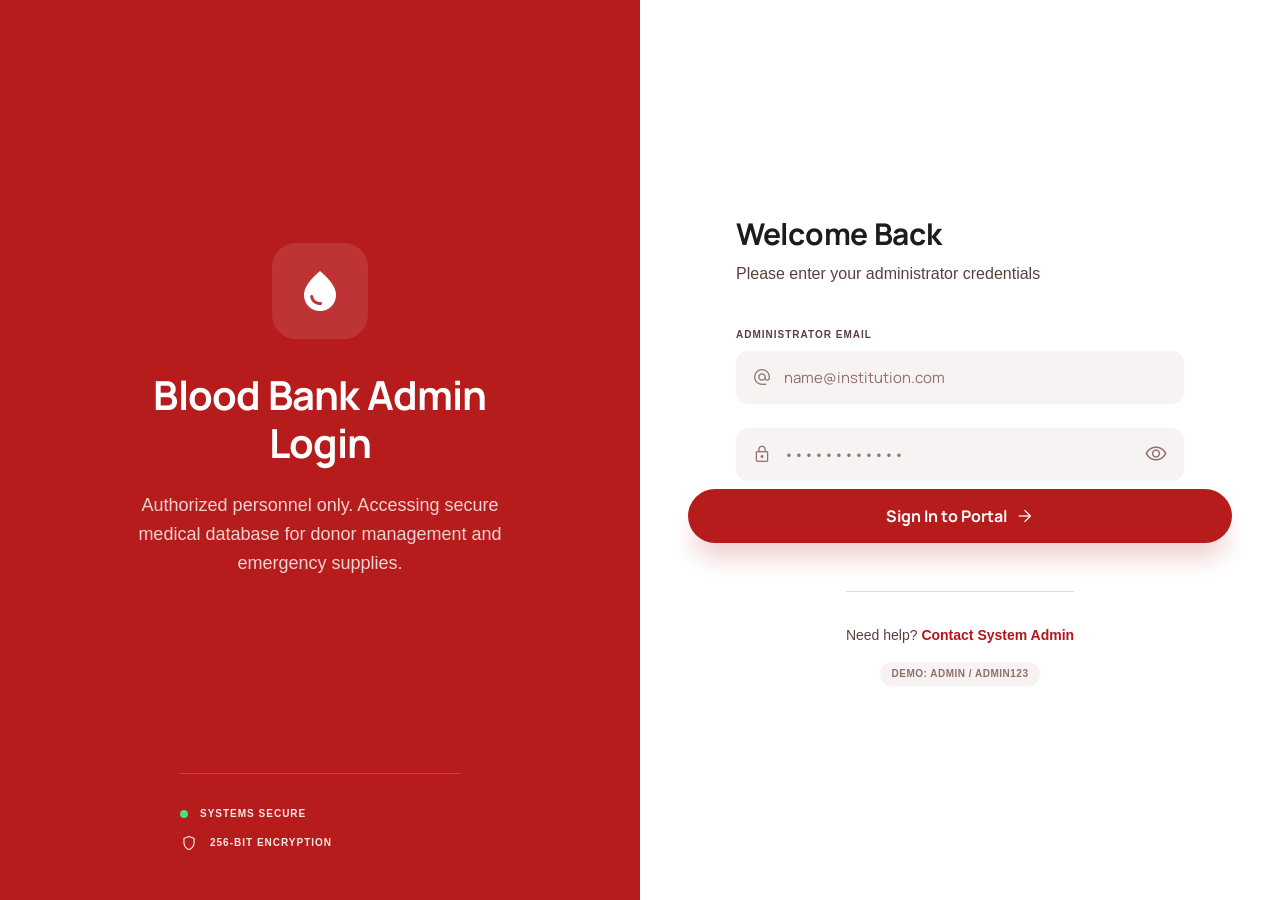
<file: index.html>
<!DOCTYPE html>
<html lang="en">
<head>
  <meta charset="utf-8"/>
  <meta content="width=device-width, initial-scale=1.0" name="viewport"/>
  <title>Admin Login | HEMOGLOBIN</title>
  <link href="https://fonts.googleapis.com/css2?family=Manrope:wght@400;500;600;700;800&display=swap" rel="stylesheet"/>
  <link href="https://fonts.googleapis.com/css2?family=Material+Symbols+Outlined:wght,FILL@100..700,0..1&display=swap" rel="stylesheet"/>
  <link href="style.css" rel="stylesheet"/>
</head>
<body>

<main class="login-split">

  <!-- Left Side: Dark Red Brand Panel -->
  <div class="login-panel-left">
    <div class="login-panel-left-inner">

      <!-- Icon -->
      <div class="login-icon-wrap">
        <span class="material-symbols-outlined">water_drop</span>
      </div>

      <h1>Blood Bank Admin Login</h1>
      <p>Authorized personnel only. Accessing secure medical database for donor management and emergency supplies.</p>

    </div>

    <!-- Security Info -->
    <div class="login-security-info">
      <div class="login-security-row">
        <span class="login-status-dot"></span>
        <span class="login-security-label">Systems Secure</span>
      </div>
      <div class="login-security-row">
        <span class="material-symbols-outlined">shield</span>
        <span class="login-security-label">256-Bit Encryption</span>
      </div>
    </div>
  </div>

  <!-- Right Side: Login Form -->
  <div class="login-panel-right">
    <div class="login-form-wrap">

      <div class="login-heading">
        <h2>Welcome Back</h2>
        <p>Please enter your administrator credentials</p>
      </div>

      <form class="login-form"  onsubmit="handleSubmit(event)">

        <!-- Administrator Email -->
        <div class="login-field">
          <label class="login-label" for="email">Administrator Email</label>
          <div class="login-input-wrap">
            <span class="material-symbols-outlined input-icon">alternate_email</span>
            <input class="login-input" id="email" placeholder="name@institution.com" name="email" type="email" required autocomplete="email"/>
          </div>
        </div>

        <!-- Secure Password -->
        <!-- <div class="login-field">
          <div class="login-label-row">
            <label class="login-label" for="password">Secure Password</label>
            <a class="login-forgot" href="#">Forgot?</a>
          </div> -->
          <div class="login-input-wrap">
            <span class="material-symbols-outlined input-icon">lock</span>
            <input class="login-input" id="password" placeholder="••••••••••••" name="password" type="password" required autocomplete="new-password"/>
            <button class="login-toggle-vis" type="button">
              <span class="material-symbols-outlined">visibility</span>
            </button>
          </div>
        </div>

        <!-- Submit -->
        <button class="login-submit" type="submit">
          <span>Sign In to Portal</span>
          <span class="material-symbols-outlined">arrow_forward</span>
        </button>

      </form>

      <div class="login-footer">
        <p>Need help? <a href="#">Contact System Admin</a></p>
        <span class="login-demo-hint">Demo: admin / admin123</span>
      </div>

    </div>
  </div>

</main>

<script>
  const email = "demobloodbank@email.com"
  const password = "demopassword123"

  function handleSubmit(e) {
    e.preventDefault()

    const inputEmail = e.target.email.value;
    const inputPassword = e.target.password.value;

    if(email == inputEmail && password == inputPassword) {
      window.location.href = "dashboard.html"
    } else {
      alert("Invalid Credentials")
    }

    e.target.email.value = "";
    e.target.password.value = "";
    
  }
</script>

</body>
</html>
</file>
<file: style.css>
/* =========================================================
   CSS Variables (Design Tokens)
   ========================================================= */
:root {
  /* Brand Colors */
  --primary: #b7131a;
  --secondary: #b51a1b;
  --tertiary: #006578;
  --error: #ba1a1a;

  /* Surface Colors */
  --background: #fcf9f8;
  --surface: #fcf9f8;
  --surface-bright: #fcf9f8;
  --surface-dim: #dcd9d9;
  --surface-variant: #e5e2e1;
  --surface-container: #f0eded;
  --surface-container-low: #f6f3f2;
  --surface-container-high: #eae7e7;
  --surface-container-highest: #e5e2e1;
  --surface-container-lowest: #ffffff;
  --inverse-surface: #303030;

  /* On-Colors */
  --on-background: #1b1c1c;
  --on-surface: #1b1c1c;
  --on-surface-variant: #5b403d;
  --on-primary: #ffffff;
  --on-secondary: #ffffff;
  --on-tertiary: #ffffff;
  --on-error: #ffffff;
  --inverse-on-surface: #f3f0ef;
  --on-primary-container: #fffbff;
  --on-secondary-container: #fffbff;
  --on-tertiary-container: #f9fdff;
  --on-primary-fixed: #410002;
  --on-primary-fixed-variant: #93000d;
  --on-secondary-fixed: #410002;
  --on-secondary-fixed-variant: #93000b;
  --on-tertiary-fixed: #001f27;
  --on-tertiary-fixed-variant: #004e5d;
  --on-error-container: #93000a;

  /* Container Colors */
  --primary-container: #db322f;
  --secondary-container: #d93630;
  --tertiary-container: #008097;
  --error-container: #ffdad6;

  /* Fixed Colors */
  --primary-fixed: #ffdad6;
  --primary-fixed-dim: #ffb4ac;
  --secondary-fixed: #ffdad6;
  --secondary-fixed-dim: #ffb4ab;
  --tertiary-fixed: #afecff;
  --tertiary-fixed-dim: #72d4ef;
  --inverse-primary: #ffb4ac;

  /* Outline */
  --outline: #906f6c;
  --outline-variant: #e4beb9;

  /* Surface Tint */
  --surface-tint: #bb171c;

  /* Spacing */
  --spacing-base: 4px;
  --spacing-xs: 8px;
  --spacing-sm: 16px;
  --spacing-md: 24px;
  --spacing-lg: 40px;
  --spacing-xl: 64px;
  --spacing-margin: 32px;
  --spacing-gutter: 24px;

  /* Border Radius */
  --radius: 0.25rem;
  --radius-lg: 0.5rem;
  --radius-xl: 0.75rem;
  --radius-full: 9999px;
}

/* =========================================================
   Reset & Base
   ========================================================= */
*, *::before, *::after {
  box-sizing: border-box;
  margin: 0;
  padding: 0;
}

html {
  font-size: 16px;
}

body {
  background-color: var(--background);
  color: var(--on-background);
  font-family: 'Inter', sans-serif;
  font-size: 16px;
  line-height: 1.6;
  font-weight: 400;
  min-height: 100vh;

}

body::-webkit-scrollbar{
    display: none;
}

a {
  text-decoration: none;
  color: inherit;
}

/* =========================================================
   Typography
   ========================================================= */
.font-h1, h1 {
  font-family: 'Manrope', sans-serif;
  font-size: 40px;
  line-height: 1.2;
  letter-spacing: -0.02em;
  font-weight: 700;
}

.font-h2, h2 {
  font-family: 'Manrope', sans-serif;
  font-size: 32px;
  line-height: 1.3;
  letter-spacing: -0.01em;
  font-weight: 600;
}

.font-h3, h3 {
  font-family: 'Manrope', sans-serif;
  font-size: 24px;
  line-height: 1.4;
  font-weight: 600;
}

.text-lg {
  font-size: 18px;
}

.font-label-caps {
  font-family: 'Inter', sans-serif;
  font-size: 12px;
  line-height: 1;
  letter-spacing: 0.05em;
  font-weight: 700;
  text-transform: uppercase;
}

.text-body-sm {
  font-size: 14px;
  line-height: 1.5;
  font-weight: 400;
}

.text-body-md {
  font-size: 16px;
  line-height: 1.6;
  font-weight: 400;
}

.text-body-lg {
  font-size: 18px;
  line-height: 1.6;
  font-weight: 400;
}

.font-button {
  font-family: 'Inter', sans-serif;
  font-size: 15px;
  line-height: 1;
  font-weight: 600;
}

.font-manrope {
  font-family: 'Manrope', sans-serif;
}

.text-h2 {
  font-size: 32px;
  line-height: 1.3;
  letter-spacing: -0.01em;
}

/* =========================================================
   Color Utility Classes
   ========================================================= */
.text-primary { color: var(--primary); }
.text-secondary { color: var(--secondary); }
.text-tertiary { color: var(--tertiary); }
.text-on-surface { color: var(--on-surface); }
.text-on-surface-variant { color: var(--on-surface-variant); }
.text-white { color: #ffffff; }

/* =========================================================
   Glass Card Component
   ========================================================= */
.glass-card {
  background: rgba(255, 255, 255, 0.85);
  backdrop-filter: blur(16px);
  border: 1px solid rgba(255, 255, 255, 0.5);
  box-shadow: 0 8px 32px 0 rgba(183, 28, 28, 0.05);
}

/* =========================================================
   Material Symbols
   ========================================================= */
.material-symbols-outlined {
  font-variation-settings: "FILL" 0, "wght" 300, "GRAD" 0, "opsz" 24;
}

.active-pill {
  font-variation-settings: "FILL" 1;
}

/* =========================================================
   Sidebar
   ========================================================= */
.sidebar {
  position: fixed;
  left: 0;
  top: 0;
  height: 100%;
  width: 280px;
  background-color: #0f172a; /* slate-900 */
  border-right: 1px solid #1e293b; /* slate-800 */
  box-shadow: 0 25px 50px -12px rgba(127, 29, 29, 0.1);
  display: flex;
  flex-direction: column;
  padding: 24px 0;
  z-index: 40;
}

.sidebar-brand {
  padding: 0 32px;
  margin-bottom: 40px;
}

.sidebar-brand h1 span{
  font-family: 'Manrope', sans-serif;
  font-size: 35px;
  font-weight: 900;
  color: #ffffff;
  letter-spacing: -0.009em;
}

#drop{
  color: #b7131a;
}

.sidebar-admin {
  display: flex;
  align-items: center;
  gap: 12px;
  margin-top: 16px;
}

.sidebar-admin-avatar {
  width: 40px;
  height: 40px;
  border-radius: var(--radius-full);
  background-color: #1e293b; /* slate-800 */
  border: 1px solid #334155; /* slate-700 */
  display: flex;
  align-items: center;
  justify-content: center;
  flex-shrink: 0;
}

.sidebar-admin-avatar .material-symbols-outlined {
  color: #ef4444; /* red-500 */
}

.sidebar-admin-name {
  font-family: 'Manrope', sans-serif;
  font-size: 14px;
  font-weight: 600;
  color: #ffffff;
}

.sidebar-admin-role {
  font-family: 'Manrope', sans-serif;
  font-size: 11px;
  font-weight: 500;
  color: #64748b; /* slate-500 */
  letter-spacing: 0.1em;
}

.sidebar-nav {
  flex: 1;
}

.sidebar-nav a {
  display: flex;
  align-items: center;
  gap: 12px;
  padding: 12px 32px;
  color: #94a3b8; /* slate-400 */
  transition: color 0.2s, background-color 0.2s;
  text-decoration: none;
}

.sidebar-nav a:hover {
  color: #ffffff;
  background-color: rgba(30, 41, 59, 0.5); /* slate-800/50 */
}

.sidebar-nav a.active {
  color: #ffffff;
  background-color: #1e293b; /* slate-800 */
  border-left: 4px solid #dc2626; /* red-600 */
  transform: none;
  transition: transform 0.2s;
}

.sidebar-nav a span.nav-label {
  font-family: 'Manrope', sans-serif;
  font-size: 14px;
  font-weight: 500;
}

.sidebar-nav-bottom {
  padding-top: 40px;
}

/* =========================================================
   Main Content
   ========================================================= */
.main-content {
  margin-left: 280px;
  min-height: 100vh;
  padding: var(--spacing-margin);
}

/* =========================================================
   Header
   ========================================================= */
.page-header {
  display: flex;
  justify-content: space-between;
  align-items: flex-end;
  margin-bottom: var(--spacing-lg);
}

.page-header h1{
  color: #000000;
}

.page-header-label {
  color: var(--primary);
  margin-bottom: var(--spacing-xs);
}

.header-actions {
  display: flex;
  gap: var(--spacing-sm);
}

.btn-outline {
  background: rgba(255, 255, 255, 0.9);
  border: 1px solid var(--outline-variant);
  padding: var(--spacing-xs) var(--spacing-md);
  border-radius: var(--radius-lg);
  display: flex;
  align-items: center;
  gap: var(--spacing-xs);
  font-family: 'Inter', sans-serif;
  font-size: 15px;
  font-weight: 600;
  color: var(--on-surface-variant);
  cursor: pointer;
  transition: box-shadow 0.2s;
}

.btn-outline:hover {
  box-shadow: 0 4px 6px -1px rgba(0,0,0,0.1);
}

.btn-primary {
  background-color: var(--primary);
  color: #ffffff;
  padding: var(--spacing-xs) var(--spacing-md);
  border-radius: var(--radius-lg);
  display: flex;
  align-items: center;
  gap: var(--spacing-xs);
  font-family: 'Inter', sans-serif;
  font-size: 15px;
  font-weight: 600;
  border: none;
  cursor: pointer;
  box-shadow: 0 10px 15px -3px rgba(183, 19, 26, 0.2);
  transition: opacity 0.2s;
}

.btn-primary:hover {
  opacity: 0.9;
}

/* =========================================================
   Stats Bento Grid
   ========================================================= */
.stats-grid {
  display: grid;
  grid-template-columns: repeat(5, 1fr);
  gap: var(--spacing-gutter);
  margin-bottom: var(--spacing-lg);
}

.stat-card {
  padding: var(--spacing-md);
  border-radius: var(--radius-xl);
  display: flex;
  flex-direction: column;
  justify-content: space-between;
}

.stat-card.border-accent {
  border-left: 4px solid var(--primary);
}

.stat-card-top {
  display: flex;
  justify-content: space-between;
  align-items: flex-start;
}

.stat-icon {
  width: 48px;
  height: 48px;
  border-radius: var(--radius-lg);
  display: flex;
  align-items: center;
  justify-content: center;
}

.stat-icon.icon-primary {
  background-color: rgba(183, 19, 26, 0.1);
  color: var(--primary);
}

.stat-icon.icon-tertiary {
  background-color: rgba(0, 101, 120, 0.1);
  color: var(--tertiary);
}

.stat-icon.icon-red {
  background-color: rgba(220, 38, 38, 0.1);
  color: #dc2626;
}

.stat-icon.icon-amber {
  background-color: rgba(245, 158, 11, 0.1);
  color: #d97706;
}

.stat-icon.icon-slate {
  background-color: rgba(15, 23, 42, 0.1);
  color: #0f172a;
}

.stat-badge {
  font-size: 12px;
  font-weight: 700;
  padding: 2px var(--spacing-xs);
  border-radius: var(--radius-full);
}

.stat-badge.badge-green { color: #16a34a; background-color: #f0fdf4; }
.stat-badge.badge-slate { color: #94a3b8; background-color: #f8fafc; }
.stat-badge.badge-red { color: #dc2626; background-color: #fef2f2; }
.stat-badge.badge-amber { color: #d97706; background-color: #fffbeb; }
.stat-badge.badge-slate-dark { color: #475569; background-color: #f8fafc; }

.stat-label {
  opacity: 0.6;
  margin-bottom: 4px;
}

.stat-value {
  font-family: 'Manrope', sans-serif;
  font-size: 24px;
  line-height: 1.4;
  font-weight: 600;
  color: var(--on-surface);
}

.stat-bottom {
  margin-top: var(--spacing-md);
}

/* =========================================================
   Charts Grid
   ========================================================= */
.charts-grid {
  display: grid;
  grid-template-columns: repeat(3, 1fr);
  gap: var(--spacing-gutter);
  margin-bottom: var(--spacing-lg);
}

.charts-grid .col-span-2 {
  grid-column: span 2;
}

/* Blood Stock Chart */
.chart-header {
  display: flex;
  justify-content: space-between;
  align-items: center;
  margin-bottom: var(--spacing-md);
}

.chart-legend {
  display: flex;
  align-items: center;
  gap: var(--spacing-xs);
}

.legend-dot {
  width: 12px;
  height: 12px;
  border-radius: var(--radius-full);
}

.legend-dot.dot-primary { background-color: var(--primary); }
.legend-dot.dot-slate { background-color: #e2e8f0; }

.legend-text {
  font-size: 14px;
  line-height: 1.5;
  color: var(--on-surface-variant);
}

.bar-chart {
  height: 300px;
  display: flex;
  align-items: flex-end;
  justify-content: space-between;
  gap: 16px;
  padding-top: 40px;
}

.bar-group {
  flex: 1;
  display: flex;
  flex-direction: column;
  align-items: center;
}

.bar-group:hover .bar-fill {
  background-color: var(--secondary);
}

.bar-track {
  width: 100%;
  background-color: #f1f5f9;
  border-radius: var(--radius-lg) var(--radius-lg) 0 0;
  position: relative;
  height: 80%;
}

.bar-fill {
  position: absolute;
  bottom: 0;
  width: 100%;
  background-color: var(--primary);
  border-radius: var(--radius-lg) var(--radius-lg) 0 0;
  transition: background-color 0.5s, height 0.5s;
}

.bar-label {
  margin-top: var(--spacing-xs);
  font-size: 14px;
  font-weight: 700;
  color: var(--on-surface);
}

/* Donation Growth Card */
.growth-card {
  position: relative;
  overflow: hidden;
}

.growth-card-content {
  position: relative;
  z-index: 10;
}

.growth-chart-bg {
  position: absolute;
  bottom: 0;
  left: 0;
  width: 100%;
  height: 180px;
  opacity: 0.2;
}

.growth-chart-bg svg {
  width: 100%;
  height: 100%;
}

.growth-percent {
  font-size: 32px;
  line-height: 1.3;
  letter-spacing: -0.01em;
  font-weight: 700;
  color: var(--primary);
}

.growth-stats {
  position: relative;
  z-index: 10;
  display: flex;
  flex-direction: column;
  gap: var(--spacing-sm);
  margin-top: var(--spacing-lg);
}

.growth-stat-row {
  display: flex;
  justify-content: space-between;
  align-items: center;
  padding: var(--spacing-xs) 0;
  border-bottom: 1px solid rgba(228, 190, 185, 0.3);
}

.growth-stat-row:last-child {
  border-bottom: none;
}

/* =========================================================
   Activity Table
   ========================================================= */
.activity-table-wrapper {
  border-radius: var(--radius-xl);
  overflow: hidden;
}

.table-header-bar {
  padding: var(--spacing-md);
  border-bottom: 1px solid rgba(228, 190, 185, 0.3);
  display: flex;
  justify-content: space-between;
  align-items: center;
}

.table-link {
  color: var(--primary);
  font-size: 14px;
  font-weight: 600;
  text-decoration: none;
}

.table-link:hover {
  text-decoration: underline;
}

.table-scroll {
  overflow-x: auto;
}

table {
  width: 100%;
  text-align: left;
  border-collapse: collapse;
}

thead tr {
  background-color: rgba(248, 250, 252, 0.5);
}

thead th {
  padding: var(--spacing-sm) var(--spacing-md);
  font-family: 'Inter', sans-serif;
  font-size: 12px;
  line-height: 1;
  letter-spacing: 0.05em;
  font-weight: 700;
  text-transform: uppercase;
  color: var(--on-surface-variant);
}

thead th.text-right {
  text-align: right;
}

tbody {
  border-top: 1px solid rgba(228, 190, 185, 0.2);
}

tbody tr {
  border-bottom: 1px solid rgba(228, 190, 185, 0.2);
  transition: background-color 0.2s;
}

tbody tr:hover {
  background-color: rgba(248, 250, 252, 0.8);
}

td {
  padding: var(--spacing-md);
}

.td-right {
  text-align: right;
}

/* Table Cell Helpers */
.flex-row {
  display: flex;
  align-items: center;
}

.gap-xs { gap: var(--spacing-xs); }
.gap-sm { gap: var(--spacing-sm); }
.gap-2  { gap: 8px; }
.gap-3  { gap: 12px; }
.gap-4  { gap: 16px; }

.avatar-initials {
  width: 32px;
  height: 32px;
  border-radius: var(--radius-full);
  background-color: #e2e8f0; /* slate-200 */
  display: flex;
  align-items: center;
  justify-content: center;
  font-weight: 700;
  font-size: 12px;
  flex-shrink: 0;
}

.avatar-blood {
  width: 32px;
  height: 32px;
  border-radius: var(--radius-full);
  background-color: #dc2626; /* red-600 */
  color: #ffffff;
  display: flex;
  align-items: center;
  justify-content: center;
  font-size: 12px;
  font-weight: 700;
  flex-shrink: 0;
}

.entity-name {
  font-weight: 700;
  font-size: 14px;
}

.entity-id {
  font-size: 11px;
  color: #64748b;
}

.blood-sign {
  font-size: 14px;
  font-weight: 700;
}

/* Type Badges */
.type-badge {
  font-size: 14px;
  padding: 2px var(--spacing-xs);
  border-radius: var(--radius);
  font-weight: 500;
  display: inline-block;
}

.badge-donation {
  background-color: #f0fdf4;
  color: #15803d;
  border: 1px solid #dcfce7;
}

.badge-request {
  background-color: #fffbeb;
  color: #b45309;
  border: 1px solid #fef3c7;
}

/* Status Indicators */
.status-dot {
  width: 8px;
  height: 8px;
  border-radius: var(--radius-full);
  flex-shrink: 0;
}

.status-dot.green  { background-color: #22c55e; }
.status-dot.amber  { background-color: #f59e0b; }
.status-dot.red    { background-color: #ef4444; }
.status-dot.slate  { background-color: #94a3b8; }

/* Table Footer */
.table-footer {
  padding: var(--spacing-md);
  background-color: rgba(248, 250, 252, 0.3);
  display: flex;
  justify-content: space-between;
  align-items: center;
}

.pagination {
  display: flex;
  gap: var(--spacing-xs);
}

.pagination-btn {
  width: 32px;
  height: 32px;
  display: flex;
  align-items: center;
  justify-content: center;
  border-radius: var(--radius);
  border: 1px solid var(--outline-variant);
  background: transparent;
  cursor: pointer;
  transition: background-color 0.2s;
}

.pagination-btn:hover {
  background-color: #ffffff;
}

/* =========================================================
   Footer
   ========================================================= */
.page-footer {
  margin-top: var(--spacing-xl);
  padding: 32px 0;
  border-top: 1px solid #e2e8f0;
  display: flex;
  justify-content: space-between;
  align-items: center;
  gap: 16px;
  flex-wrap: wrap;
}

.footer-copy {
  font-family: 'Manrope', sans-serif;
  font-size: 12px;
  color: #64748b;
}

.footer-links {
  display: flex;
  gap: var(--spacing-md);
}

.footer-links a {
  font-family: 'Manrope', sans-serif;
  font-size: 12px;
  color: #64748b;
  text-decoration: none;
  transition: color 0.2s;
}

.footer-links a:hover {
  color: #ef4444;
}

/* =========================================================
   Floating Action Button
   ========================================================= */
.fab {
  position: fixed;
  bottom: var(--spacing-margin);
  right: var(--spacing-margin);
  width: 56px;
  height: 56px;
  background-color: var(--primary);
  color: #ffffff;
  border-radius: var(--radius-full);
  box-shadow: 0 25px 50px -12px rgba(0,0,0,0.25);
  display: flex;
  align-items: center;
  justify-content: center;
  border: none;
  cursor: pointer;
  transition: transform 0.2s;
  z-index: 50;
}

.fab:hover {
  transform: scale(1.05);
}

.fab:active {
  transform: scale(0.95);
}

.fab .material-symbols-outlined {
  font-size: 30px;
  transition: transform 0.3s;
}

.fab:hover .material-symbols-outlined {
  transform: rotate(90deg);
}

/* =========================================================
   Responsive
   ========================================================= */
@media (max-width: 1024px) {
  .stats-grid {
    grid-template-columns: repeat(2, 1fr);
  }

  .charts-grid {
    grid-template-columns: 1fr;
  }

  .charts-grid .col-span-2 {
    grid-column: span 1;
  }
}

@media (max-width: 768px) {
  .sidebar {
    transform: translateX(-100%);
  }

  .main-content {
    margin-left: 0;
    padding: var(--spacing-sm);
  }

  .stats-grid {
    grid-template-columns: 1fr;
  }

  .page-header {
    flex-direction: column;
    align-items: flex-start;
    gap: var(--spacing-sm);
  }

  .page-footer {
    flex-direction: column;
    align-items: center;
    text-align: center;
  }
}

/* =========================================================
   Login Page
   ========================================================= */

/* Split-screen layout */
.login-split {
  display: grid;
  grid-template-columns: 1fr 1fr;
  min-height: 100vh;
}

/* Left brand panel */
.login-panel-left {
  background-color: #b71c1c;
  display: flex;
  flex-direction: column;
  align-items: center;
  justify-content: center;
  padding: 48px;
  color: #ffffff;
  position: relative;
}

.login-panel-left-inner {
  flex: 1;
  display: flex;
  flex-direction: column;
  align-items: center;
  justify-content: center;
  text-align: center;
  max-width: 400px;
}

.login-icon-wrap {
  width: 96px;
  height: 96px;
  background-color: rgba(255, 255, 255, 0.1);
  border-radius: 24px;
  display: flex;
  align-items: center;
  justify-content: center;
  margin-bottom: 32px;
}

.login-icon-wrap .material-symbols-outlined {
  font-size: 48px;
  color: #ffffff;
  font-variation-settings: 'FILL' 1, 'wght' 400, 'GRAD' 0, 'opsz' 24;
}

.login-panel-left h1 {
  font-size: 40px;
  font-weight: 700;
  line-height: 1.2;
  margin-bottom: 24px;
  color: #ffffff;
}

.login-panel-left p {
  color: rgba(255, 255, 255, 0.8);
  font-size: 18px;
  line-height: 1.6;
}

.login-security-info {
  width: 100%;
  max-width: 280px;
  display: flex;
  flex-direction: column;
  gap: 12px;
  padding-top: 32px;
  border-top: 1px solid rgba(255, 255, 255, 0.2);
}

.login-security-row {
  display: flex;
  align-items: center;
  gap: 12px;
}

.login-status-dot {
  width: 8px;
  height: 8px;
  border-radius: 50%;
  background-color: #4ade80;
  flex-shrink: 0;
}

.login-security-label {
  font-size: 10px;
  font-weight: 700;
  letter-spacing: 0.1em;
  text-transform: uppercase;
  color: rgba(255, 255, 255, 0.9);
}

.login-security-row .material-symbols-outlined {
  font-size: 18px;
  color: rgba(255, 255, 255, 0.9);
}

/* Right form panel */
.login-panel-right {
  display: flex;
  flex-direction: column;
  align-items: center;
  justify-content: center;
  padding: 32px 48px;
  background-color: #ffffff;
}

.login-form-wrap {
  width: 100%;
  max-width: 448px;
}

.login-heading {
  margin-bottom: 40px;
}

.login-heading h2 {
  font-size: 30px;
  font-weight: 700;
  color: var(--on-surface);
  margin-bottom: 8px;
}

.login-heading p {
  color: var(--on-surface-variant);
  font-size: 16px;
}

.login-form {
  display: flex;
  flex-direction: column;
  gap: 24px;
}

.login-field {
  display: flex;
  flex-direction: column;
  gap: 8px;
}

.login-label {
  font-size: 10px;
  font-weight: 800;
  text-transform: uppercase;
  letter-spacing: 0.1em;
  color: var(--on-surface-variant);
}

.login-label-row {
  display: flex;
  justify-content: space-between;
  align-items: flex-end;
}

.login-forgot {
  font-size: 10px;
  font-weight: 800;
  text-transform: uppercase;
  letter-spacing: 0.1em;
  color: var(--primary);
  text-decoration: none;
}

.login-forgot:hover {
  text-decoration: underline;
}

.login-input-wrap {
  position: relative;
}

.login-input-wrap .input-icon {
  position: absolute;
  left: 16px;
  top: 50%;
  transform: translateY(-50%);
  color: var(--outline);
  font-size: 20px;
  pointer-events: none;
}

.login-input {
  width: 100%;
  padding: 16px 48px 16px 48px;
  background-color: var(--surface-container-low, #f6f3f2);
  border: none;
  border-radius: 12px;
  outline: none;
  font-family: 'Manrope', sans-serif;
  font-size: 15px;
  color: var(--on-surface);
  transition: box-shadow 0.2s;
}

.login-input::placeholder {
  color: var(--outline);
}

.login-input:focus {
  box-shadow: 0 0 0 2px rgba(229, 57, 53, 0.2);
}

.login-input.no-right-pad {
  padding-right: 16px;
}

.login-toggle-vis {
  position: absolute;
  right: 16px;
  top: 50%;
  transform: translateY(-50%);
  color: var(--outline);
  background: none;
  border: none;
  cursor: pointer;
  padding: 0;
  display: flex;
  align-items: center;
  transition: color 0.2s;
}

.login-toggle-vis:hover {
  color: var(--on-surface);
}

.login-remember {
  display: flex;
  align-items: center;
  gap: 12px;
  cursor: pointer;
  width: fit-content;
}

.login-remember input[type="checkbox"] {
  width: 20px;
  height: 20px;
  border-radius: 4px;
  border: 1px solid var(--outline-variant);
  accent-color: var(--primary);
  background-color: #ffffff;
  cursor: pointer;
}

.login-remember-label {
  font-size: 14px;
  color: var(--on-surface-variant);
  transition: color 0.2s;
}

.login-remember:hover .login-remember-label {
  color: var(--on-surface);
}

.login-submit {
  width: 100%;
  background-color: #b71c1c;
  color: #ffffff;
  padding: 16px 24px;
  border-radius: 9999px;
  font-family: 'Manrope', sans-serif;
  font-weight: 700;
  font-size: 16px;
  border: none;
  cursor: pointer;
  display: flex;
  align-items: center;
  justify-content: center;
  gap: 8px;
  box-shadow: 0 20px 25px -5px rgba(183, 28, 28, 0.2);
  margin-top: 8px;
  transition: background-color 0.2s;
}

.login-submit:hover {
  background-color: #E53935;
}

.login-submit .material-symbols-outlined {
  font-size: 20px;
  transition: transform 0.2s;
}

.login-submit:hover .material-symbols-outlined {
  transform: translateX(4px);
}

.login-footer {
  margin-top: 48px;
  padding-top: 32px;
  border-top: 1px solid var(--surface-dim);
  text-align: center;
}

.login-footer p {
  font-size: 14px;
  color: var(--on-surface-variant);
}

.login-footer a {
  color: var(--primary);
  font-weight: 700;
  text-decoration: none;
}

.login-footer a:hover {
  text-decoration: underline;
}

.login-demo-hint {
  display: inline-block;
  margin-top: 16px;
  padding: 4px 12px;
  background-color: var(--surface-container-low, #f6f3f2);
  border-radius: 9999px;
  font-size: 10px;
  color: var(--outline);
  text-transform: uppercase;
  font-weight: 700;
  letter-spacing: 0.05em;
}

/* Responsive: hide left panel on mobile */
@media (max-width: 768px) {
  .login-split {
    grid-template-columns: 1fr;
  }
  .login-panel-left {
    display: none;
  }
  .login-panel-right {
    padding: 32px 24px;
  }
}

/* =========================================================
   Donor Management Page
   ========================================================= */

/* Mesh background */
.mesh-bg {
  background-color: #fcf9f8;
  background-image:
    radial-gradient(at 0% 0%, rgba(183, 19, 26, 0.03) 0px, transparent 50%),
    radial-gradient(at 100% 100%, rgba(183, 19, 26, 0.05) 0px, transparent 50%);
}

/* ── Sticky Top Header ── */
.donor-topbar {
  position: sticky;
  top: 0;
  z-index: 40;
  background: rgba(255, 255, 255, 0.85);
  backdrop-filter: blur(12px);
  padding: 16px 32px;
  border-bottom: 1px solid rgba(255, 255, 255, 0.2);
  box-shadow: 0 8px 32px 0 rgba(183, 28, 28, 0.05);
  display: flex;
  justify-content: space-between;
  align-items: center;
}

.donor-topbar-left {
  display: flex;
  align-items: center;
  gap: 16px;
}

.donor-topbar h2 {
  font-size: 24px;
  font-weight: 600;
  color: var(--on-surface);
}

.donor-live-badge {
  padding: 4px 12px;
  background-color: rgba(183, 19, 26, 0.1);
  color: var(--primary);
  border-radius: 9999px;
  font-size: 12px;
  font-weight: 700;
  letter-spacing: 0.05em;
  text-transform: uppercase;
}

.donor-topbar-btn {
  background-color: var(--primary);
  color: #ffffff;
  padding: 12px 24px;
  border-radius: 8px;
  font-family: 'Inter', sans-serif;
  font-size: 15px;
  font-weight: 600;
  border: none;
  cursor: pointer;
  display: flex;
  align-items: center;
  gap: 8px;
  box-shadow: 0 10px 15px -3px rgba(183, 19, 26, 0.2);
  transition: opacity 0.2s, transform 0.1s;
}

.donor-topbar-btn:hover { opacity: 0.9; }
.donor-topbar-btn:active { transform: scale(0.95); }

/* ── Page Body ── */
.donor-body {
  padding: 32px;
  display: flex;
  flex-direction: column;
  gap: 24px;
}

/* ── Two-column layout ── */
.donor-grid {
  display: grid;
  grid-template-columns: 1fr 380px;
  gap: 24px;
  align-items: start;
}

/* ── Donor Table Card ── */
.donor-table-card {
  background: rgba(255, 255, 255, 0.85);
  backdrop-filter: blur(16px);
  border: 1px solid rgba(255, 255, 255, 0.2);
  border-radius: 12px;
  padding: 24px;
  box-shadow: 0 10px 15px -3px rgba(127, 29, 29, 0.05);
}

/* Search + filter toolbar */
.donor-toolbar {
  display: flex;
  flex-direction: column;
  gap: 16px;
  margin-bottom: 20px;
  margin-top: 20px;
  margin-left: 20px;
  margin-right: 20px;
}

@media (min-width: 768px) {
  .donor-toolbar {
    flex-direction: row;
    justify-content:end;
    align-items: center;
  }
}

.donor-search-wrap {
  position: relative;
  width: 100%;
  max-width: 384px;
}

.donor-search-wrap .material-symbols-outlined {
  position: absolute;
  left: 12px;
  top: 50%;
  transform: translateY(-50%);
  color: #94a3b8;
  pointer-events: none;
}

.donor-search-input {
  width: 100%;
  padding: 12px 16px 12px 40px;
  border-radius: 8px;
  border: 1px solid var(--outline-variant);
  background: rgba(255, 255, 255, 0.5);
  font-family: 'Inter', sans-serif;
  font-size: 14px;
  color: var(--on-surface);
  outline: none;
  transition: border-color 0.2s, box-shadow 0.2s;
}

.donor-search-input:focus {
  border-color: var(--primary);
  box-shadow: 0 0 0 2px rgba(183, 19, 26, 0.2);
}

.donor-filter-row {
  display: flex;
  gap: 8px;
  width: 100%;
}

@media (min-width: 768px) {
  .donor-filter-row { width: auto; }
}

.donor-select {
  padding: 12px 16px;
  border-radius: 8px;
  border: 1px solid var(--outline-variant);
  background: rgba(255, 255, 255, 0.5);
  font-family: 'Inter', sans-serif;
  font-size: 14px;
  color: var(--on-surface);
  outline: none;
  cursor: pointer;
  transition: border-color 0.2s;
}

.donor-select:focus { border-color: var(--primary); }

.donor-filter-btn {
  padding: 12px;
  border-radius: 8px;
  border: 1px solid var(--outline-variant);
  background: rgba(255, 255, 255, 0.5);
  color: #475569;
  cursor: pointer;
  display: flex;
  align-items: center;
  transition: background-color 0.2s;
}

.donor-filter-btn:hover { background-color: #ffffff; }

/* ── Donor Table ── */
.donor-table-scroll { overflow-x: auto; }

.donor-table {
  width: 100%;
  border-collapse: collapse;
}

.donor-table thead tr {
  text-align: left;
  border-bottom: 1px solid #f1f5f9;
}

.donor-table thead th {
  padding-bottom: 16px;
  font-family: 'Inter', sans-serif;
  font-size: 12px;
  font-weight: 700;
  letter-spacing: 0.05em;
  text-transform: uppercase;
  color: #64748b;
}

.donor-table tbody tr {
  transition: background-color 0.2s;
}

.donor-table tbody tr:hover {
  background-color: rgba(248, 250, 252, 0.5);
}

.donor-table td {
  padding: 16px 0;
}

/* Donor cell */
.donor-cell {
  display: flex;
  align-items: center;
  gap: 12px;
}

.donor-avatar {
  width: 40px;
  height: 40px;
  border-radius: 50%;
  background-color: #f1f5f9;
  display: flex;
  align-items: center;
  justify-content: center;
  color: #94a3b8;
  font-weight: 700;
  font-size: 13px;
  flex-shrink: 0;
}

.donor-name {
  font-weight: 700;
  font-size: 14px;
  color: var(--on-surface);
}

.donor-id {
  font-size: 11px;
  color: #94a3b8;
}

/* Blood type badge */
.blood-type-wrap {
  display: flex;
  align-items: center;
}

.blood-letter {
  width: 32px;
  height: 32px;
  border-radius: 50%;
  background-color: var(--primary);
  color: #ffffff;
  display: flex;
  align-items: center;
  justify-content: center;
  font-size: 12px;
  font-weight: 700;
  flex-shrink: 0;
}

.blood-sign {
  width: 32px;
  height: 32px;
  border-radius: 50%;
  background-color: #ffffff;
  border: 1px solid var(--primary);
  color: var(--primary);
  display: flex;
  align-items: center;
  justify-content: center;
  font-size: 12px;
  font-weight: 700;
  flex-shrink: 0;
  margin-left: -8px;
}

/* Status badges */
.donor-status {
  display: inline-block;
  padding: 4px 12px;
  border-radius: 9999px;
  font-size: 12px;
  font-weight: 700;
}

.donor-status.eligible {
  background-color: #f0fdf4;
  color: #16a34a;
}

.donor-status.cooldown {
  background-color: #fffbeb;
  color: #d97706;
}

.donor-status.deferred {
  background-color: #fef2f2;
  color: #dc2626;
}

.donor-date {
  font-size: 14px;
  color: #475569;
}

/* Row action buttons (visible on hover) */
.donor-actions {
  display: flex;
  gap: 8px;
  opacity: 0;
  transition: opacity 0.2s;
}

.donor-table tbody tr:hover .donor-actions {
  opacity: 1;
}

.donor-action-btn {
  padding: 8px;
  background: none;
  border: none;
  cursor: pointer;
  color: #94a3b8;
  display: flex;
  align-items: center;
  border-radius: 6px;
  transition: color 0.2s;
}

.donor-action-btn.view:hover  { color: var(--primary); }
.donor-action-btn.edit:hover  { color: #3b82f6; }
.donor-action-btn.del:hover   { color: #ef4444; }

.donor-action-btn .material-symbols-outlined {
  font-size: 20px;
}

/* ── Register Donor Sidebar Card ── */
.register-card {
  background: rgba(255, 255, 255, 0.85);
  backdrop-filter: blur(16px);
  border: 1px solid rgba(255, 255, 255, 0.2);
  border-left: 4px solid var(--primary);
  border-radius: 12px;
  padding: 24px;
  box-shadow: 0 10px 15px -3px rgba(127, 29, 29, 0.05);
  position: sticky;
  top: 88px;
}

.register-card-header {
  display: flex;
  align-items: center;
  gap: 12px;
  margin-bottom: 24px;
}

.register-card-header .material-symbols-outlined {
  color: var(--primary);
}

.register-card-header h3 {
  font-size: 18px;
  font-weight: 700;
  color: var(--on-surface);
}

/* Register form fields */
.reg-form {
  display: flex;
  flex-direction: column;
  gap: 16px;
}

.reg-field {
  display: flex;
  flex-direction: column;
  gap: 4px;
}

.reg-label {
  font-size: 12px;
  font-weight: 700;
  letter-spacing: 0.05em;
  text-transform: uppercase;
  color: #64748b;
}

.reg-input,
.reg-select,
.reg-textarea {
  width: 100%;
  padding: 12px 16px;
  border-radius: 8px;
  border: 1px solid var(--outline-variant);
  font-family: 'Inter', sans-serif;
  font-size: 14px;
  color: var(--on-surface);
  outline: none;
  transition: border-color 0.2s, box-shadow 0.2s;
  background-color: #ffffff;
}

.reg-input:focus,
.reg-select:focus,
.reg-textarea:focus {
  border-color: var(--primary);
  box-shadow: 0 0 0 2px rgba(183, 19, 26, 0.2);
}

.reg-input[readonly] {
  background-color: var(--surface-container-low, #f6f3f2);
  color: #64748b;
}

.reg-textarea { resize: vertical; }

.reg-two-col {
  display: grid;
  grid-template-columns: 1fr 1fr;
  gap: 16px;
}

.reg-submit {
  width: 100%;
  background-color: #0f172a;
  color: #ffffff;
  padding: 16px;
  border-radius: 8px;
  font-family: 'Manrope', sans-serif;
  font-size: 15px;
  font-weight: 700;
  border: none;
  cursor: pointer;
  display: flex;
  align-items: center;
  justify-content: center;
  gap: 8px;
  margin-top: 8px;
  box-shadow: 0 10px 15px -3px rgba(15, 23, 42, 0.1);
  transition: background-color 0.2s;
}

.reg-submit:hover { background-color: #000000; }

/* ── Responsive ── */
@media (max-width: 1024px) {
  .donor-grid {
    grid-template-columns: 1fr;
  }
  .register-card {
    position: static;
  }
}

@media (max-width: 768px) {
  .donor-body { padding: 16px; }
  .donor-topbar { padding: 12px 16px; }
}

/* =========================================================
   Receiver Management Page
   ========================================================= */

/* Clinical gradient (form submit button) */
.clinical-gradient {
  background: linear-gradient(135deg, #b7131a 0%, #d93630 100%);
}

/* ── Page Header ── */
.recv-header {
  display: flex;
  justify-content: space-between;
  align-items: flex-end;
  margin-bottom: 16px;
}

.recv-breadcrumb {
  display: flex;
  gap: 8px;
  font-size: 12px;
  font-weight: 700;
  letter-spacing: 0.05em;
  text-transform: uppercase;
  color: var(--outline);
  margin-bottom: 8px;
}

.recv-breadcrumb .current {
  color: var(--primary);
}

.recv-header h1 {
  font-size: 40px;
  font-weight: 700;
  line-height: 1.2;
  letter-spacing: -0.02em;
  color: var(--on-surface);
}

.recv-header p {
  font-size: 14px;
  color: var(--on-surface-variant);
  margin-top: 4px;
}

.recv-header-btn {
  background: linear-gradient(135deg, #b7131a 0%, #d93630 100%);
  color: #ffffff;
  padding: 12px 24px;
  border-radius: 8px;
  font-family: 'Inter', sans-serif;
  font-size: 15px;
  font-weight: 600;
  border: none;
  cursor: pointer;
  display: flex;
  align-items: center;
  gap: 8px;
  box-shadow: 0 10px 15px -3px rgba(183, 19, 26, 0.2);
  transition: transform 0.2s;
}

.recv-header-btn:hover {
  transform: translateY(-2px);
}

/* ── Stats Cards Row ── */
.recv-stats-grid {
  display: grid;
  grid-template-columns: repeat(4, 1fr);
  gap: 24px;
}

.recv-stat-card {
  background: rgba(255, 255, 255, 0.85);
  backdrop-filter: blur(16px);
  border: 1px solid rgba(255, 255, 255, 0.3);
  box-shadow: 0 8px 32px 0 rgba(183, 28, 28, 0.05);
  border-radius: 12px;
  padding: 24px;
  display: flex;
  align-items: center;
  gap: 16px;
}

.recv-stat-icon {
  width: 48px;
  height: 48px;
  border-radius: 8px;
  display: flex;
  align-items: center;
  justify-content: center;
  flex-shrink: 0;
}

.recv-stat-icon.orange { background-color: #fff7ed; color: #ea580c; }
.recv-stat-icon.blue   { background-color: #eff6ff; color: #2563eb; }
.recv-stat-icon.green  { background-color: #f0fdf4; color: #16a34a; }
.recv-stat-icon.red    { background-color: #fef2f2; color: #dc2626; }

.recv-stat-label {
  font-size: 12px;
  font-weight: 700;
  letter-spacing: 0.05em;
  text-transform: uppercase;
  color: var(--outline);
}

.recv-stat-value {
  font-size: 24px;
  font-weight: 600;
  line-height: 1.4;
  color: var(--on-surface);
}

/* ── Two-column layout ── */
.recv-grid {
  display: grid;
  grid-template-columns: 380px 1fr;
  gap: 24px;
  align-items: start;
}

/* ── Receiver Details Form Card ── */
.recv-form-card {
  background: rgba(255, 255, 255, 0.85);
  backdrop-filter: blur(16px);
  border: 1px solid rgba(255, 255, 255, 0.3);
  box-shadow: 0 8px 32px 0 rgba(183, 28, 28, 0.05);
  border-radius: 12px;
  padding: 24px;
}

.recv-form-card h3 {
  font-size: 24px;
  font-weight: 600;
  color: var(--on-surface);
  display: flex;
  align-items: center;
  gap: 8px;
  margin-bottom: 24px;
}

.recv-form-card h3 .material-symbols-outlined {
  color: var(--primary);
}

.recv-form {
  display: flex;
  flex-direction: column;
  gap: 16px;
}

.recv-field {
  display: flex;
  flex-direction: column;
  gap: 4px;
}

.recv-label {
  font-size: 14px;
  font-weight: 700;
  color: var(--on-surface-variant);
}

.recv-input,
.recv-select,
.recv-textarea {
  width: 100%;
  padding: 12px 16px;
  border-radius: 8px;
  border: 1px solid var(--outline-variant);
  background-color: #ffffff;
  font-family: 'Inter', sans-serif;
  font-size: 14px;
  color: var(--on-surface);
  outline: none;
  transition: border-color 0.2s, box-shadow 0.2s;
}

.recv-input:focus,
.recv-select:focus,
.recv-textarea:focus {
  border-color: var(--primary);
  box-shadow: 0 0 0 2px rgba(183, 19, 26, 0.2);
}

.recv-textarea { resize: vertical; }

.recv-two-col {
  display: grid;
  grid-template-columns: 1fr 1fr;
  gap: 16px;
}

.recv-submit {
  width: 100%;
  background: linear-gradient(135deg, #b7131a 0%, #d93630 100%);
  color: #ffffff;
  font-family: 'Inter', sans-serif;
  font-size: 15px;
  font-weight: 600;
  padding: 12px 16px;
  border-radius: 8px;
  border: none;
  cursor: pointer;
  margin-top: 8px;
  transition: opacity 0.2s;
}

.recv-submit:hover { opacity: 0.9; }

/* ── Receiver Table Card ── */
.recv-table-card {
  background: rgba(255, 255, 255, 0.85);
  backdrop-filter: blur(16px);
  border: 1px solid rgba(255, 255, 255, 0.3);
  box-shadow: 0 8px 32px 0 rgba(183, 28, 28, 0.05);
  border-radius: 12px;
  overflow: hidden;
  display: flex;
  flex-direction: column;
}

/* Table toolbar */
.recv-table-toolbar {
  padding: 24px;
  border-bottom: 1px solid #e2e8f0;
  background: rgba(255, 255, 255, 0.5);
  display: flex;
  justify-content: space-between;
  align-items: center;
}

.recv-search-wrap {
  position: relative;
  width: 288px;
}

.recv-search-wrap .material-symbols-outlined {
  position: absolute;
  left: 12px;
  top: 50%;
  transform: translateY(-50%);
  color: var(--outline);
  font-size: 20px;
  pointer-events: none;
}

.recv-search-input {
  width: 100%;
  background-color: var(--surface-container-low, #f6f3f2);
  border: none;
  border-radius: 9999px;
  font-family: 'Inter', sans-serif;
  font-size: 14px;
  padding: 8px 16px 8px 40px;
  outline: none;
  color: var(--on-surface);
  transition: box-shadow 0.2s;
}

.recv-search-input:focus {
  box-shadow: 0 0 0 2px rgba(183, 19, 26, 0.2);
}

.recv-toolbar-actions {
  display: flex;
  gap: 8px;
}

.recv-icon-btn {
  background: #ffffff;
  border: 1px solid var(--outline-variant);
  padding: 8px;
  border-radius: 8px;
  color: var(--outline);
  cursor: pointer;
  display: flex;
  align-items: center;
  transition: color 0.2s;
}

.recv-icon-btn:hover { color: var(--primary); }

/* Table */
.recv-table-scroll {
  overflow-x: auto;
  flex: 1;
}

.recv-table {
  width: 100%;
  text-align: left;
  border-collapse: collapse;
}

.recv-table thead tr {
  background-color: rgba(246, 243, 242, 0.5);
  border-bottom: 1px solid #f1f5f9;
}

.recv-table thead th {
  padding: 16px 24px;
  font-family: 'Inter', sans-serif;
  font-size: 12px;
  font-weight: 700;
  letter-spacing: 0.05em;
  text-transform: uppercase;
  color: var(--outline);
}

.recv-table thead th.text-right { text-align: right; }

.recv-table tbody tr {
  border-bottom: 1px solid #f1f5f9;
  transition: background-color 0.2s;
}

.recv-table tbody tr:hover {
  background-color: rgba(248, 250, 252, 0.5);
}

.recv-table td {
  padding: 16px 24px;
}

.recv-table td.text-right { text-align: right; }

/* Receiver cell */
.recv-cell {
  display: flex;
  align-items: center;
  gap: 12px;
}

.recv-avatar {
  width: 40px;
  height: 40px;
  border-radius: 50%;
  background-color: #f1f5f9;
  display: flex;
  align-items: center;
  justify-content: center;
  color: #64748b;
  font-weight: 700;
  font-size: 13px;
  flex-shrink: 0;
}

.recv-name {
  font-size: 14px;
  font-weight: 700;
  color: var(--on-surface);
}

.recv-meta {
  font-size: 11px;
  color: var(--outline);
}

/* Blood group badge */
.recv-blood-badge {
  width: 32px;
  height: 32px;
  border-radius: 50%;
  background-color: var(--primary);
  color: #ffffff;
  display: flex;
  align-items: center;
  justify-content: center;
  font-size: 11px;
  font-weight: 700;
  box-shadow: 0 1px 3px rgba(0,0,0,0.1);
}

.recv-purpose {
  font-size: 14px;
  color: var(--on-surface-variant);
}

/* Status pills */
.status-pill {
  display: inline-block;
  padding: 4px 12px;
  border-radius: 9999px;
  font-size: 12px;
  font-weight: 700;
  text-transform: uppercase;
}

.status-pill.pending  { background-color: #fff7ed; color: #c2410c; }
.status-pill.approved { background-color: #eff6ff; color: #1d4ed8; }
.status-pill.issued   { background-color: #f0fdf4; color: #15803d; }

/* Edit button */
.recv-edit-btn {
  color: var(--primary);
  background: none;
  border: none;
  padding: 8px;
  border-radius: 8px;
  cursor: pointer;
  display: inline-flex;
  align-items: center;
  transition: background-color 0.2s;
}

.recv-edit-btn:hover { background-color: #fef2f2; }

/* Table footer / pagination */
.recv-table-footer {
  padding: 24px;
  background: rgba(255, 255, 255, 0.5);
  border-top: 1px solid #f1f5f9;
  display: flex;
  justify-content: space-between;
  align-items: center;
}

.recv-table-count {
  font-size: 12px;
  font-weight: 500;
  color: var(--outline);
}

.recv-pagination {
  display: flex;
  gap: 8px;
}

.recv-page-btn {
  padding: 8px 16px;
  border-radius: 8px;
  background: #ffffff;
  border: 1px solid var(--outline-variant);
  font-family: 'Inter', sans-serif;
  font-size: 14px;
  font-weight: 700;
  color: var(--on-surface-variant);
  cursor: pointer;
  transition: border-color 0.2s;
}

.recv-page-btn:hover { border-color: var(--primary); }

/* ── Responsive ── */
@media (max-width: 1024px) {
  .recv-stats-grid {
    grid-template-columns: repeat(2, 1fr);
  }
  .recv-grid {
    grid-template-columns: 1fr;
  }
}

@media (max-width: 768px) {
  .recv-stats-grid {
    grid-template-columns: 1fr 1fr;
  }
  .recv-header {
    flex-direction: column;
    align-items: flex-start;
    gap: 16px;
  }
}

/* =========================================================
   Staff Directory Page
   ========================================================= */

/* ── Page Header ── */
.staff-header {
  display: flex;
  flex-direction: column;
  gap: 16px;
  margin-bottom: 40px;
}

@media (min-width: 768px) {
  .staff-header {
    flex-direction: row;
    justify-content: space-between;
    align-items: center;
  }
}

.staff-header h2 {
  font-size: 32px;
  font-weight: 600;
  line-height: 1.3;
  letter-spacing: -0.01em;
  color: var(--on-surface);
}

.staff-header p {
  font-size: 14px;
  color: var(--on-surface-variant);
  margin-top: 4px;
}

.staff-add-btn {
  background-color: var(--primary);
  color: #ffffff;
  padding: 12px 24px;
  border-radius: 8px;
  border: none;
  cursor: pointer;
  display: flex;
  align-items: center;
  gap: 8px;
  font-family: 'Inter', sans-serif;
  font-size: 15px;
  font-weight: 600;
  box-shadow: 0 10px 15px -3px rgba(183, 19, 26, 0.2);
  transition: transform 0.15s;
  white-space: nowrap;
}

.staff-add-btn:hover  { transform: scale(1.02); }
.staff-add-btn:active { transform: scale(0.95); }

/* ── Stats Bento Grid ── */
.staff-stats-grid {
  display: grid;
  grid-template-columns: repeat(4, 1fr);
  gap: 24px;
  margin-bottom: 40px;
}

.staff-stat-card {
  background: rgba(255, 255, 255, 0.85);
  backdrop-filter: blur(16px);
  border: 1px solid rgba(255, 255, 255, 0.3);
  border-radius: 12px;
  padding: 24px;
  box-shadow: 0 8px 32px 0 rgba(183, 28, 28, 0.05);
}

.staff-stat-card.accent {
  border-left: 4px solid var(--primary);
}

.staff-stat-label {
  font-size: 12px;
  font-weight: 700;
  letter-spacing: 0.05em;
  text-transform: uppercase;
  color: var(--on-surface-variant);
  margin-bottom: 8px;
}

.staff-stat-row {
  display: flex;
  align-items: flex-end;
  justify-content: space-between;
}

.staff-stat-value {
  font-size: 32px;
  font-weight: 700;
  line-height: 1;
  color: var(--on-surface);
}

@keyframes pulse {
  0%, 100% { opacity: 1; }
  50%       { opacity: 0.4; }
}

/* ── Controls Bar (search / filter / export) ── */
.staff-controls {
  background: rgba(255, 255, 255, 0.85);
  backdrop-filter: blur(16px);
  border: 1px solid rgba(255, 255, 255, 0.3);
  border-radius: 12px;
  padding: 16px;
  margin-bottom: 24px;
  display: flex;
  flex-direction: column;
  gap: 16px;
  align-items: center;
  box-shadow: 0 2px 8px rgba(0,0,0,0.04);
}

@media (min-width: 768px) {
  .staff-controls {
    flex-direction: row;
  }
}

.staff-search-wrap {
  position: relative;
  flex: 1;
  width: 100%;
}

.staff-search-wrap .material-symbols-outlined {
  position: absolute;
  left: 16px;
  top: 50%;
  transform: translateY(-50%);
  color: var(--on-surface-variant);
  pointer-events: none;
}

.staff-search-input {
  width: 100%;
  padding: 12px 16px 12px 48px;
  background-color: var(--surface-container, #f0eded);
  border: 1px solid transparent;
  border-radius: 8px;
  font-family: 'Inter', sans-serif;
  font-size: 14px;
  color: var(--on-surface);
  outline: none;
  transition: border-color 0.2s;
}

.staff-search-input:focus {
  border-color: var(--primary);
}

.staff-control-actions {
  display: flex;
  align-items: center;
  gap: 8px;
  width: 100%;
}

@media (min-width: 768px) {
  .staff-control-actions { width: auto; }
}

.staff-ctrl-btn {
  display: flex;
  align-items: center;
  gap: 8px;
  padding: 12px 16px;
  background-color: var(--surface-container, #f0eded);
  color: var(--on-surface-variant);
  border-radius: 8px;
  border: none;
  cursor: pointer;
  font-family: 'Inter', sans-serif;
  font-size: 14px;
  font-weight: 600;
  transition: background-color 0.2s;
}

.staff-ctrl-btn:hover {
  background-color: var(--surface-container-high, #eae7e7);
}

/* ── Staff Table Card ── */
.staff-table-card {
  background: rgba(255, 255, 255, 0.85);
  backdrop-filter: blur(16px);
  border: 1px solid rgba(255, 255, 255, 0.3);
  border-radius: 12px;
  overflow: hidden;
  box-shadow: 0 8px 32px 0 rgba(183, 28, 28, 0.05);
}

.staff-table-scroll { overflow-x: auto; }

.staff-table {
  width: 100%;
  text-align: left;
  border-collapse: collapse;
}

.staff-table thead tr {
  background-color: var(--surface-container-low, #f6f3f2);
  border-bottom: 1px solid var(--outline-variant);
}

.staff-table thead th {
  padding: 16px 24px;
  font-family: 'Inter', sans-serif;
  font-size: 12px;
  font-weight: 700;
  letter-spacing: 0.05em;
  text-transform: uppercase;
  color: var(--on-surface-variant);
}

.staff-table thead th.text-right { text-align: right; }

.staff-table tbody tr {
  border-bottom: 1px solid rgba(228, 190, 185, 0.3);
  transition: background-color 0.2s;
}

.staff-table tbody tr:hover { background-color: #f8fafc; }

.staff-table td { padding: 16px 24px; }
.staff-table td.text-right { text-align: right; }

/* Staff name cell */
.staff-cell {
  display: flex;
  align-items: center;
  gap: 12px;
}

.staff-avatar {
  width: 40px;
  height: 40px;
  border-radius: 50%;
  background-color: #ffdad6;
  overflow: hidden;
  flex-shrink: 0;
}

.staff-avatar img {
  width: 100%;
  height: 100%;
  object-fit: cover;
}

.staff-name {
  font-size: 15px;
  font-weight: 600;
  color: var(--on-surface);
}

.staff-email {
  font-size: 11px;
  color: var(--on-surface-variant);
}

/* Staff ID cell */
.staff-id {
  font-family: monospace;
  font-size: 14px;
  color: var(--on-surface-variant);
}

/* Role badge */
.role-badge {
  display: inline-block;
  padding: 4px 12px;
  border-radius: 9999px;
  font-size: 12px;
  font-weight: 700;
}

.role-badge.teal {
  background-color: rgba(0, 101, 120, 0.1);
  color: var(--tertiary);
}

.role-badge.slate {
  background-color: #f1f5f9;
  color: #475569;
}

/* Date cell */
.staff-date {
  font-size: 14px;
  color: var(--on-surface-variant);
}

/* Status indicator */
.staff-status {
  display: flex;
  align-items: center;
  gap: 8px;
}

.staff-status-dot {
  width: 8px;
  height: 8px;
  border-radius: 50%;
  flex-shrink: 0;
}

.staff-status-dot.green  { background-color: #22c55e; }
.staff-status-dot.amber  { background-color: #f59e0b; }
.staff-status-dot.red    { background-color: #ef4444; }

.staff-status-text {
  font-size: 12px;
  font-weight: 500;
}

.staff-status-text.green  { color: #15803d; }
.staff-status-text.amber  { color: #b45309; }
.staff-status-text.red    { color: #dc2626; }

/* Row action buttons (visible on hover) */
.staff-actions {
  display: flex;
  align-items: center;
  justify-content: flex-end;
  gap: 8px;
  opacity: 0;
  transition: opacity 0.2s;
}

.staff-table tbody tr:hover .staff-actions { opacity: 1; }

.staff-action-btn {
  padding: 8px;
  border-radius: 50%;
  background: none;
  border: none;
  cursor: pointer;
  color: var(--on-surface-variant);
  display: flex;
  align-items: center;
  transition: background-color 0.2s, color 0.2s;
}

.staff-action-btn.edit:hover {
  background-color: var(--surface-container, #f0eded);
  color: var(--primary);
}

.staff-action-btn.del:hover {
  background-color: rgba(255, 218, 214, 0.2);
  color: var(--error);
}

.staff-action-btn .material-symbols-outlined { font-size: 18px; }

/* ── Pagination ── */
.staff-pagination-bar {
  padding: 24px;
  background-color: var(--surface-container-low, #f6f3f2);
  display: flex;
  flex-direction: column;
  gap: 16px;
  justify-content: space-between;
  align-items: center;
}

@media (min-width: 768px) {
  .staff-pagination-bar { flex-direction: row; }
}

.staff-pagination-info {
  font-size: 12px;
  color: var(--on-surface-variant);
}

.staff-pagination-info strong {
  font-weight: 700;
  color: var(--on-surface);
}

.staff-pagination-btns {
  display: flex;
  align-items: center;
  gap: 8px;
}

.staff-page-btn {
  width: 32px;
  height: 32px;
  display: flex;
  align-items: center;
  justify-content: center;
  border-radius: 8px;
  border: 1px solid var(--outline-variant);
  background: transparent;
  cursor: pointer;
  font-size: 12px;
  color: var(--on-surface-variant);
  font-weight: 600;
  transition: background-color 0.2s, border-color 0.2s;
}

.staff-page-btn:hover   { background-color: #ffffff; }
.staff-page-btn.active  { background-color: var(--primary); color: #ffffff; border-color: var(--primary); font-weight: 700; }
.staff-page-btn.ellipsis { border: none; background: none; cursor: default; }

/* ── Responsive ── */
@media (max-width: 1024px) {
  .staff-stats-grid { grid-template-columns: repeat(2, 1fr); }
}

@media (max-width: 768px) {
  .staff-stats-grid { grid-template-columns: repeat(2, 1fr); }
}


/* =========================================================
   Stock Management Page — stockold.php converted styles
   (appended — does not override existing rules above)
   ========================================================= */

/* ── Top Navigation ── */
.topnav {
  position: fixed;
  top: 0;
  width: 100%;
  z-index: 0;
  display: flex;
  justify-content: space-between;
  align-items: center;
  padding: 16px 32px;
  background: rgba(255, 255, 255, 0.85);
  backdrop-filter: blur(12px);
  border-bottom: 1px solid rgba(255, 255, 255, 0.2);
  box-shadow: 0 8px 32px 0 rgba(183, 28, 28, 0.05);
}

.topnav-brand {
  display: flex;
  align-items: center;
  gap: 16px;
}

.topnav-logo {
  font-size: 20px;
  font-weight: 700;
  letter-spacing: -0.05em;
  color: #dc2626;
  font-family: 'Manrope', sans-serif;
}

.topnav-right {
  display: flex;
  align-items: center;
  gap: 32px;
}

.topnav-links {
  display: none;
  gap: 24px;
}

@media (min-width: 768px) {
  .topnav-links {
    display: flex;
  }
}

.topnav-links a {
  font-family: 'Manrope', sans-serif;
  font-size: 14px;
  font-weight: 600;
  letter-spacing: -0.02em;
  color: #475569;
  transition: color 0.3s;
}

.topnav-links a:hover {
  color: #ef4444;
}

/* ── Layout Shell ── */
.layout-shell {
  display: flex;
  padding-top: 72px;
}

/* ── Sidebar additions (subtitle, footer) ── */
.sidebar-subtitle {
  font-size: 12px;
  color: #64748b;
  font-family: 'Manrope', sans-serif;
  margin-top: 2px;
}

.sidebar-footer {
  padding: 24px 0 0 0;
  border-top: 1px solid #1e293b;
  margin-top: auto;
}

.sidebar-footer a {
  display: flex;
  align-items: center;
  gap: 12px;
  padding: 12px 32px;
  color: #94a3b8;
  transition: color 0.2s, background-color 0.2s;
  text-decoration: none;
  font-family: 'Manrope', sans-serif;
  font-size: 14px;
  font-weight: 500;
}

.sidebar-footer a:hover {
  color: #ffffff;
}

.sidebar-footer a.logout-link {
  color: #ef4444;
}

.sidebar-footer a.logout-link:hover {
  color: #f87171;
}

/* ── Page header subtitle ── */
.page-subtitle {
  font-size: 16px;
  color: var(--on-surface-variant);
  margin-top: 4px;
}

/* ── Alert Banner ── */
.alert-banner {
  display: flex;
  align-items: center;
  gap: 16px;
  padding: 24px;
  background-color: var(--error-container);
  border: 1px solid rgba(186, 26, 26, 0.2);
  border-radius: 12px;
  margin-bottom: 24px;
  animation: pulse 2s cubic-bezier(0.4, 0, 0.6, 1) infinite;
}

.alert-icon {
  font-size: 30px;
  color: var(--error);
  flex-shrink: 0;
}

.alert-body {
  flex: 1;
}

.alert-title {
  font-family: 'Manrope', sans-serif;
  font-size: 16px;
  font-weight: 700;
  color: var(--on-error-container);
  margin-bottom: 4px;
}

.alert-text {
  font-size: 14px;
  color: var(--on-error-container);
  opacity: 0.85;
}

.btn-danger {
  background-color: var(--error);
  color: #ffffff;
  padding: 8px 16px;
  border-radius: 8px;
  border: none;
  font-size: 14px;
  font-weight: 600;
  cursor: pointer;
  white-space: nowrap;
  font-family: 'Inter', sans-serif;
}

/* ── Stats Grid ── */
.stats-grid {
  display: grid;
  grid-template-columns: repeat(1, 1fr);
  gap: 24px;
  margin-bottom: 40px;
}

@media (min-width: 768px) {
  .stats-grid {
    grid-template-columns: repeat(4, 1fr);
  }
}

.stat-card {
  padding: 24px;
  border-radius: 12px;
  display: flex;
  flex-direction: column;
  justify-content: space-between;
  height: 160px;
}

.stat-card-top {
  display: flex;
  justify-content: space-between;
  align-items: flex-start;
}

.stat-icon-primary {
  font-size: 28px;
  color: var(--primary);
}

.stat-icon-secondary {
  font-size: 28px;
  color: var(--secondary);
}

.stat-icon-tertiary {
  font-size: 28px;
  color: var(--tertiary);
}

.stat-label {
  font-family: 'Inter', sans-serif;
  font-size: 11px;
  font-weight: 700;
  letter-spacing: 0.05em;
  text-transform: uppercase;
  color: var(--on-surface-variant);
}

.stat-value {
  font-family: 'Manrope', sans-serif;
  font-size: 32px;
  font-weight: 700;
  line-height: 1.2;
  color: var(--on-surface);
  margin-bottom: 4px;
}

.stat-value-error {
  color: var(--error);
}

.stat-desc {
  font-size: 14px;
  color: var(--on-surface-variant);
  font-weight: 500;
}

/* ── Bento Grid ── */
.bento-grid {
  display: grid;
  grid-template-columns: 1fr;
  gap: 24px;
}

@media (min-width: 1024px) {
  .bento-grid {
    grid-template-columns: 2fr 1fr;
  }
}

/* ── Stock Table Card ── */
.stock-table-card {
  border-radius: 12px;
  overflow: hidden;
}

.stock-table-header {
  display: flex;
  justify-content: space-between;
  align-items: center;
  padding: 16px 24px;
  border-bottom: 1px solid var(--surface-variant);
}

.stock-table-header h3 {
  font-family: 'Manrope', sans-serif;
  font-size: 16px;
  font-weight: 600;
  color: var(--on-surface);
}

.stock-filter-btn {
  display: flex;
  align-items: center;
  gap: 8px;
  font-size: 14px;
  font-weight: 600;
  color: var(--primary);
  cursor: pointer;
}

.stock-filter-btn .material-symbols-outlined {
  font-size: 18px;
}

.table-scroll {
  overflow-x: auto;
}

.inv-table {
  width: 100%;
  text-align: left;
  border-collapse: collapse;
}

.inv-thead-row {
  background-color: rgba(229, 226, 225, 0.3);
}

.inv-thead-row th {
  padding: 16px 24px;
  font-family: 'Inter', sans-serif;
  font-size: 11px;
  font-weight: 700;
  letter-spacing: 0.05em;
  text-transform: uppercase;
  color: var(--on-surface-variant);
}

.inv-thead-row th.text-right {
  text-align: right;
}

.inv-row {
  border-bottom: 1px solid rgba(229, 226, 225, 0.5);
  transition: background-color 0.2s;
}

.inv-row:hover {
  background-color: #f8fafc;
}

.inv-row-critical {
  background-color: rgba(186, 26, 26, 0.04);
}

.critical-hidden {
  display: none;
}

.inv-row-low {
  background-color: #fefce8;
}

.inv-cell {
  padding: 16px 24px;
  vertical-align: middle;
}

.inv-cell.text-right {
  text-align: right;
}

.inv-row-info {
  display: flex;
  align-items: center;
  gap: 12px;
}

.blood-badge {
  width: 42px;
  height: 42px;
  display: flex;
  align-items: center;
  justify-content: center;
  border-radius: 50%;
  font-weight: 800;
  font-size: 13px;
  color: #ffffff;
  flex-shrink: 0;
}

.badge-primary { background-color: var(--primary); }
.badge-secondary { background-color: var(--secondary); }

.inv-group-name {
  font-weight: 600;
  color: var(--on-surface);
  font-size: 15px;
}

.progress-track {
  width: 96px;
  height: 8px;
  background-color: var(--surface-variant);
  border-radius: 9999px;
  overflow: hidden;
}

.progress-fill {
  height: 100%;
  border-radius: 9999px;
}

.fill-primary  { background-color: rgb(5, 178, 5); }
.fill-error    { background-color: var(--error); }
.fill-yellow   { background-color: #eab308; }

.inv-units {
  font-weight: 700;
  color: var(--on-surface);
}

.inv-units-error {
  color: var(--error);
}

.status-pill {
  display: inline-block;
  padding: 4px 12px;
  border-radius: 9999px;
  font-size: 11px;
  font-weight: 700;
  letter-spacing: 0.05em;
  text-transform: uppercase;
}

.status-adequate { background-color: #dcfce7; color: #15803d; }
.status-critical  { background-color: #fee2e2; color: #b91c1c; }
.status-low       { background-color: #fef9c3; color: #a16207; }

.inv-action-btn {
  background: none;
  border: none;
  cursor: pointer;
  padding: 8px;
  border-radius: 8px;
  color: var(--primary);
  display: inline-flex;
  align-items: center;
  transition: background-color 0.2s;
}

.inv-action-btn:hover {
  background-color: rgba(183, 19, 26, 0.08);
}

.stock-table-footer {
  padding: 16px 24px;
  background-color: #f8fafc;
  text-align: center;
}

.view-all-btn {
  background: none;
  border: none;
  cursor: pointer;
  font-size: 14px;
  font-weight: 600;
  color: var(--primary);
  font-family: 'Inter', sans-serif;
}

.view-all-btn:hover {
  text-decoration: underline;
}

/* ── Analytics Column ── */
.analytics-col {
  display: flex;
  flex-direction: column;
  gap: 24px;
}

.analytics-card {
  border-radius: 12px;
  padding: 24px;
}

.analytics-title {
  font-family: 'Manrope', sans-serif;
  font-size: 16px;
  font-weight: 600;
  color: var(--on-surface);
  margin-bottom: 24px;
}

/* ── Donut Chart ── */
.donut-wrap {
  position: relative;
  width: 192px;
  height: 192px;
  margin: 0 auto 24px;
}

.donut-svg {
  width: 100%;
  height: 100%;
  transform: rotate(-90deg);
}

.donut-center {
  position: absolute;
  inset: 0;
  display: flex;
  flex-direction: column;
  align-items: center;
  justify-content: center;
}

.donut-total {
  font-family: 'Manrope', sans-serif;
  font-size: 28px;
  font-weight: 700;
  color: var(--on-surface);
  line-height: 1;
}

.donut-label {
  font-size: 10px;
  font-weight: 700;
  letter-spacing: 0.1em;
  text-transform: uppercase;
  color: var(--on-surface-variant);
  margin-top: 4px;
}

.donut-legend {
  display: flex;
  flex-direction: column;
  gap: 8px;
}

.legend-row {
  display: flex;
  align-items: center;
  justify-content: space-between;
  font-size: 14px;
  color: var(--on-surface);
}

.legend-left {
  display: flex;
  align-items: center;
  gap: 8px;
}

.legend-dot {
  width: 12px;
  height: 12px;
  border-radius: 50%;
  flex-shrink: 0;
}

.legend-dot-primary   { background-color: var(--primary); }
.legend-dot-secondary { background-color: var(--secondary-container); }
.legend-dot-tertiary  { background-color: var(--tertiary); }

.legend-pct {
  font-weight: 700;
  font-size: 14px;
}

/* ── Report Card ── */
.report-card {
  border-radius: 12px;
  padding: 24px;
  background: linear-gradient(135deg, #0f172a 0%, #000000 100%) !important;
  color: #ffffff;
  position: relative;
  overflow: hidden;
}

.report-card-bg-icon {
  position: absolute;
  right: -40px;
  bottom: -40px;
  opacity: 0.1;
  transition: transform 0.7s;
}

.report-card:hover .report-card-bg-icon {
  transform: scale(1.1);
}

.report-card-bg-icon .material-symbols-outlined {
  font-size: 160px;
}

.report-title {
  font-family: 'Manrope', sans-serif;
  font-size: 16px;
  font-weight: 700;
  color: #ffffff;
  margin-bottom: 4px;
  position: relative;
}

.report-desc {
  font-size: 14px;
  color: #94a3b8;
  margin-bottom: 16px;
  position: relative;
}

.report-download-btn {
  display: inline-flex;
  align-items: center;
  gap: 8px;
  background-color: rgba(255, 255, 255, 0.1);
  color: #ffffff;
  border: 1px solid rgba(255, 255, 255, 0.2);
  padding: 8px 16px;
  border-radius: 8px;
  font-size: 14px;
  font-weight: 600;
  cursor: pointer;
  transition: background-color 0.2s;
  font-family: 'Inter', sans-serif;
  position: relative;
}

.report-download-btn:hover {
  background-color: rgba(255, 255, 255, 0.2);
}

.report-download-btn .material-symbols-outlined {
  font-size: 18px;
}

/* ── Site Footer ── */
.site-footer {
  width: 100%;
  padding: 32px;
  display: flex;
  flex-direction: column;
  align-items: center;
  gap: 16px;
  background-color: #f8fafc;
  border-top: 1px solid #e2e8f0;
  margin-left: 0;
}

@media (min-width: 768px) {
  .site-footer {
    flex-direction: row;
    justify-content: space-between;
    margin-left: 280px;
  }
}

.footer-copy {
  font-family: 'Manrope', sans-serif;
  font-size: 12px;
  color: #64748b;
}

.footer-links {
  display: flex;
  gap: 24px;
}

.footer-links a {
  font-size: 12px;
  color: #64748b;
  text-decoration: underline;
  text-decoration-color: rgba(239, 68, 68, 0.3);
  transition: color 0.2s;
}

.footer-links a:hover {
  color: #ef4444;
}

/* =========================================================
   Add Staff Page
   ========================================================= */
.add-staff-wrapper {
  min-height: 100vh;
  display: flex;
  align-items: center;
  justify-content: center;
  padding: var(--spacing-margin);
  background-color: #f8f8f8;
}

.add-staff-card {
  background: #ffffff;
  width: 100%;
  max-width: 896px;
  border-radius: 16px;
  box-shadow: 0 25px 50px -12px rgba(0, 0, 0, 0.15);
  padding: 40px;
}

.add-staff-header {
  display: flex;
  justify-content: space-between;
  align-items: flex-start;
  margin-bottom: 32px;
}

.add-staff-header h1 {
  font-family: 'Manrope', sans-serif;
  font-size: 28px;
  font-weight: 700;
  color: var(--primary);
  line-height: 1.2;
}

.add-staff-header p {
  color: #6b7280;
  margin-top: 4px;
  font-size: 14px;
}

.add-staff-back-btn {
  padding: 8px 20px;
  background-color: #e5e7eb;
  border-radius: var(--radius-lg);
  border: none;
  cursor: pointer;
  font-family: 'Inter', sans-serif;
  font-size: 14px;
  font-weight: 500;
  color: var(--on-surface);
  text-decoration: none;
  transition: background-color 0.2s;
  white-space: nowrap;
}

.add-staff-back-btn:hover {
  background-color: #d1d5db;
}

.add-staff-form {
  display: grid;
  grid-template-columns: 1fr 1fr;
  gap: 24px;
}

.add-staff-form .field-full {
  grid-column: 1 / -1;
}

.add-staff-field {
  display: flex;
  flex-direction: column;
  gap: 8px;
}

.add-staff-field label {
  font-family: 'Inter', sans-serif;
  font-size: 14px;
  font-weight: 600;
  color: var(--on-surface);
}

.add-staff-field input,
.add-staff-field select,
.add-staff-field textarea {
  width: 100%;
  border: 1px solid #d1d5db;
  border-radius: var(--radius-lg);
  padding: 12px 16px;
  font-family: 'Inter', sans-serif;
  font-size: 14px;
  color: var(--on-surface);
  background: #ffffff;
  outline: none;
  transition: border-color 0.2s, box-shadow 0.2s;
  box-sizing: border-box;
}

.add-staff-field input:focus,
.add-staff-field select:focus,
.add-staff-field textarea:focus {
  border-color: var(--primary);
  box-shadow: 0 0 0 2px rgba(183, 19, 26, 0.15);
}

.add-staff-field input::placeholder,
.add-staff-field textarea::placeholder {
  color: #9ca3af;
}

.add-staff-field textarea {
  height: 112px;
  resize: vertical;
}

.add-staff-field input[type="file"] {
  padding: 10px 16px;
  cursor: pointer;
}

.add-staff-actions {
  grid-column: 1 / -1;
  display: flex;
  justify-content: flex-end;
  gap: 16px;
  margin-top: 8px;
}

.btn-reset {
  padding: 12px 24px;
  background-color: #e5e7eb;
  border: none;
  border-radius: var(--radius-lg);
  font-family: 'Inter', sans-serif;
  font-size: 15px;
  font-weight: 500;
  color: var(--on-surface);
  cursor: pointer;
  transition: background-color 0.2s;
}

.btn-reset:hover {
  background-color: #d1d5db;
}

.btn-save-staff {
  padding: 12px 32px;
  background-color: #dc2626;
  color: #ffffff;
  border: none;
  border-radius: var(--radius-lg);
  font-family: 'Inter', sans-serif;
  font-size: 15px;
  font-weight: 600;
  cursor: pointer;
  transition: background-color 0.2s;
}

.btn-save-staff:hover {
  background-color: #b91c1c;
}

@media (max-width: 640px) {
  .add-staff-form {
    grid-template-columns: 1fr;
  }
  .add-staff-card {
    padding: 24px;
  }
  .add-staff-header {
    flex-direction: column;
    gap: 16px;
  }
}
</file>
